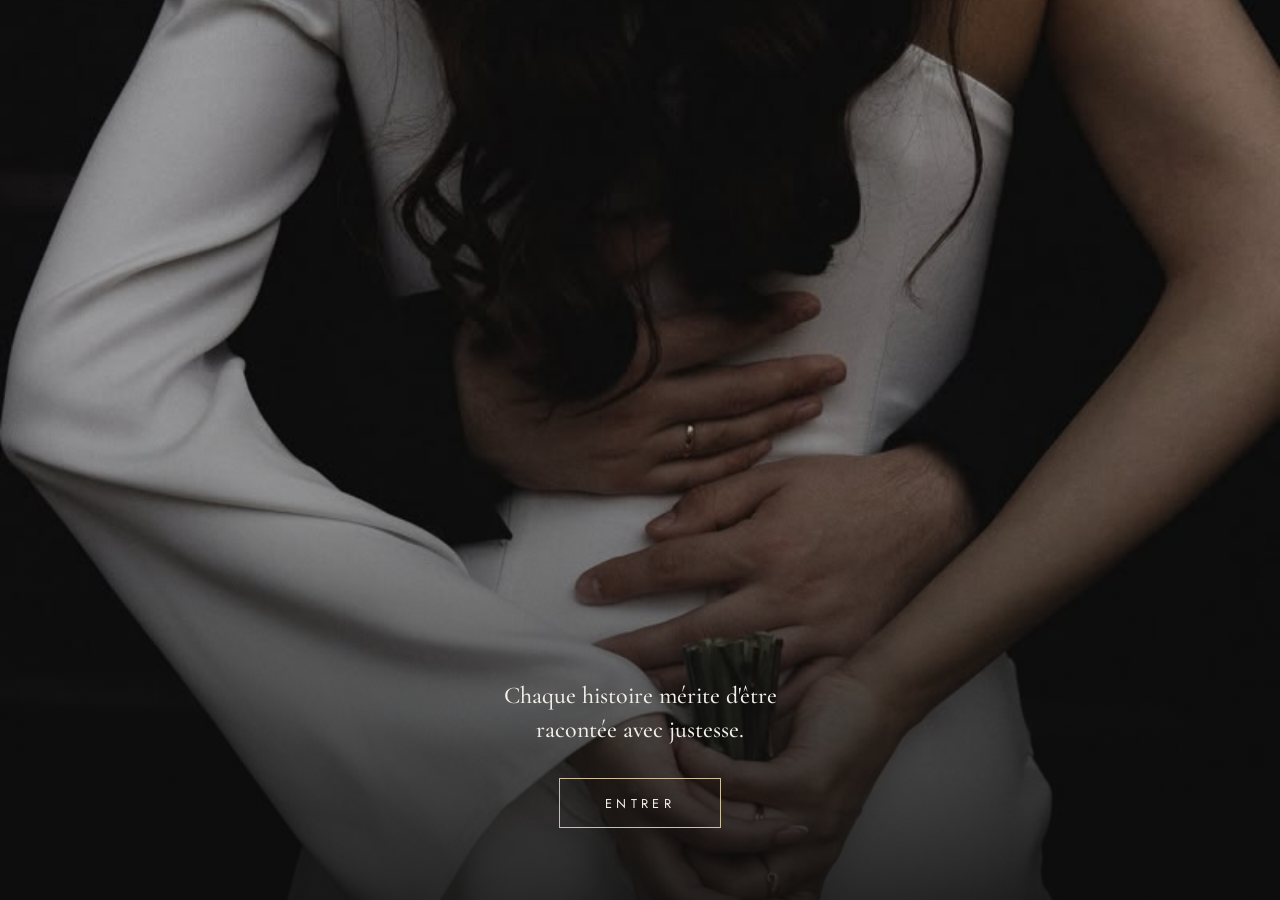
<file: index.html>
<!DOCTYPE html>
<html lang="fr">
<head>
<meta charset="UTF-8">
<meta name="viewport" content="width=device-width, initial-scale=1.0">
<title>GENTFILM</title>
<link rel="preconnect" href="https://fonts.googleapis.com">
<link href="https://fonts.googleapis.com/css2?family=Cormorant+Garamond:wght@400;500;600&family=Jost:wght@300;400;500&display=swap" rel="stylesheet">
<link rel="stylesheet" href="style.css">
</head>
<body class="entry-body">

<section class="entry-hero">
  <img src="images/enter.jpg" alt="GENTFILM" class="entry-img">
  <div class="entry-overlay"></div>

  <div class="entry-content">
    <p class="entry-tagline">Chaque histoire mérite d'être racontée avec justesse.</p>
    <a href="redirection.html" class="entry-btn">Entrer</a>
  </div>
</section>

</body>
</html>
</file>
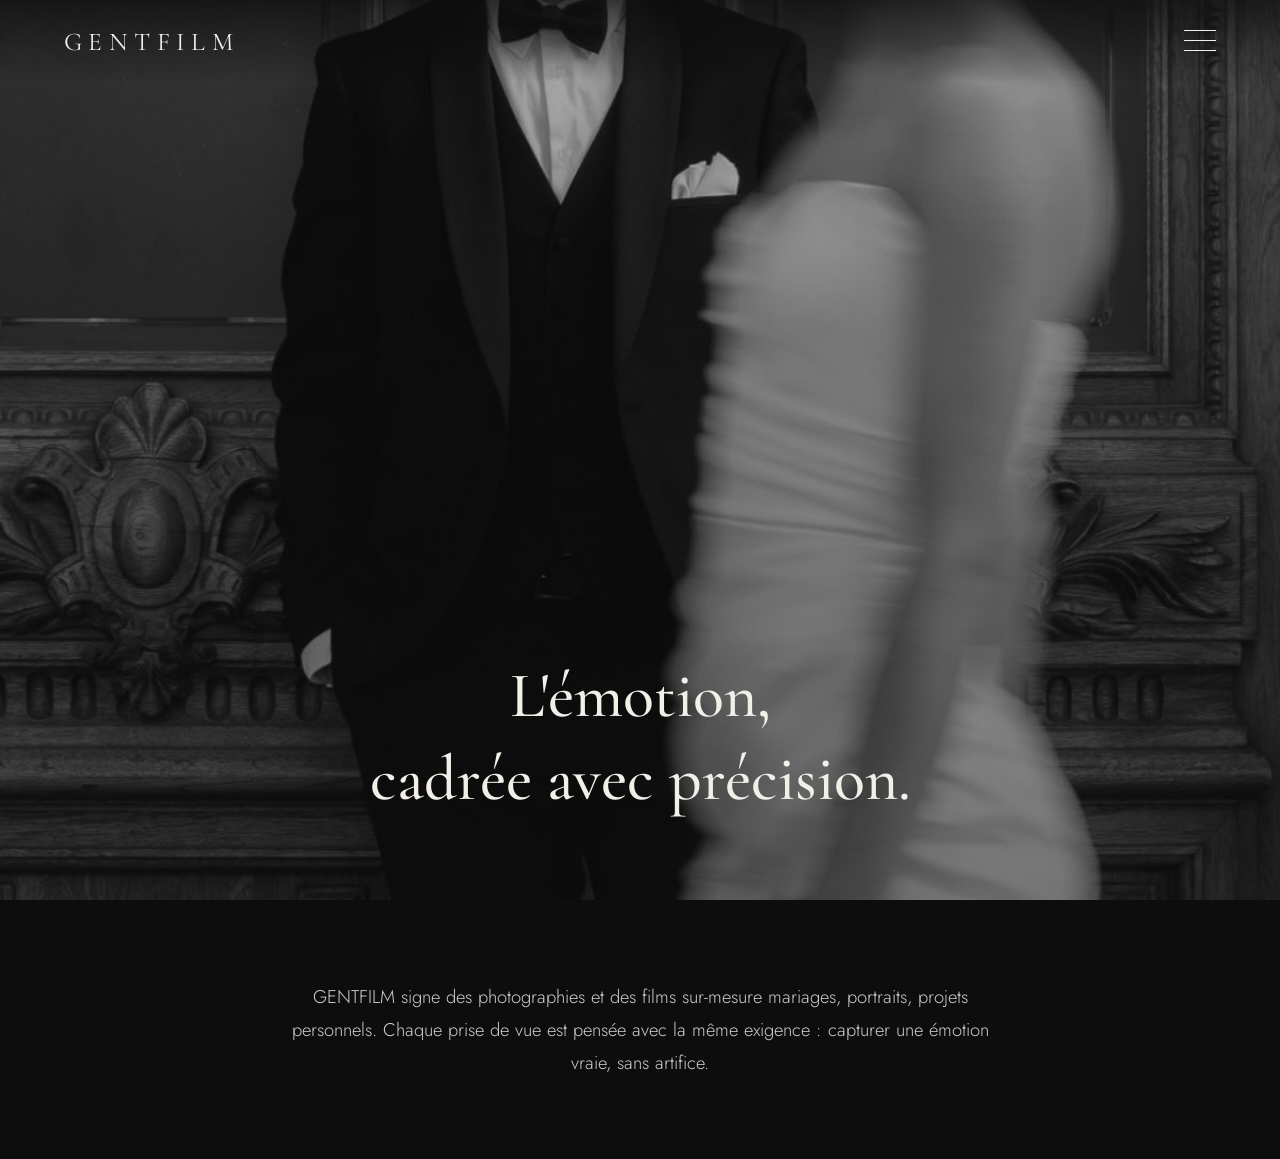
<file: accueil.html>
<!DOCTYPE html>
<html lang="fr">
<head>
<meta charset="UTF-8">
<meta name="viewport" content="width=device-width, initial-scale=1.0">
<title>GENTFILM — Accueil</title>
<link rel="preconnect" href="https://fonts.googleapis.com">
<link href="https://fonts.googleapis.com/css2?family=Cormorant+Garamond:wght@400;500;600&family=Jost:wght@300;400;500&display=swap" rel="stylesheet">
<link rel="stylesheet" href="style.css">
</head>
<body>

<header class="site-header">
  <a href="accueil.html" class="site-logo">GENTFILM</a>
  <button class="burger" id="burgerBtn" aria-label="Ouvrir le menu">
    <span></span><span></span><span></span>
  </button>
</header>

<nav class="fullscreen-nav" id="fullscreenNav">
  <a href="accueil.html" class="nav-link">Accueil</a>
  <a href="photo.html" class="nav-link">Photo</a>
  <a href="video.html" class="nav-link">Vidéo</a>
  <a href="contact.html" class="nav-link">Contact</a>
</nav>

<section class="hero">
  <img src="images/mariage_pose1.jpeg" alt="Photo de mariage GENTFILM" class="hero-img">
  <div class="hero-overlay"></div>
  <div class="hero-text">
    <h1>L'émotion,<br>cadrée avec précision.</h1>
  </div>
</section>

<section class="intro">
  <p>GENTFILM signe des photographies et des films sur-mesure mariages, portraits, projets personnels. Chaque prise de vue est pensée avec la même exigence : capturer une émotion vraie, sans artifice.</p>
</section>

<script src="script.js"></script>
</body>
</html>
</file>
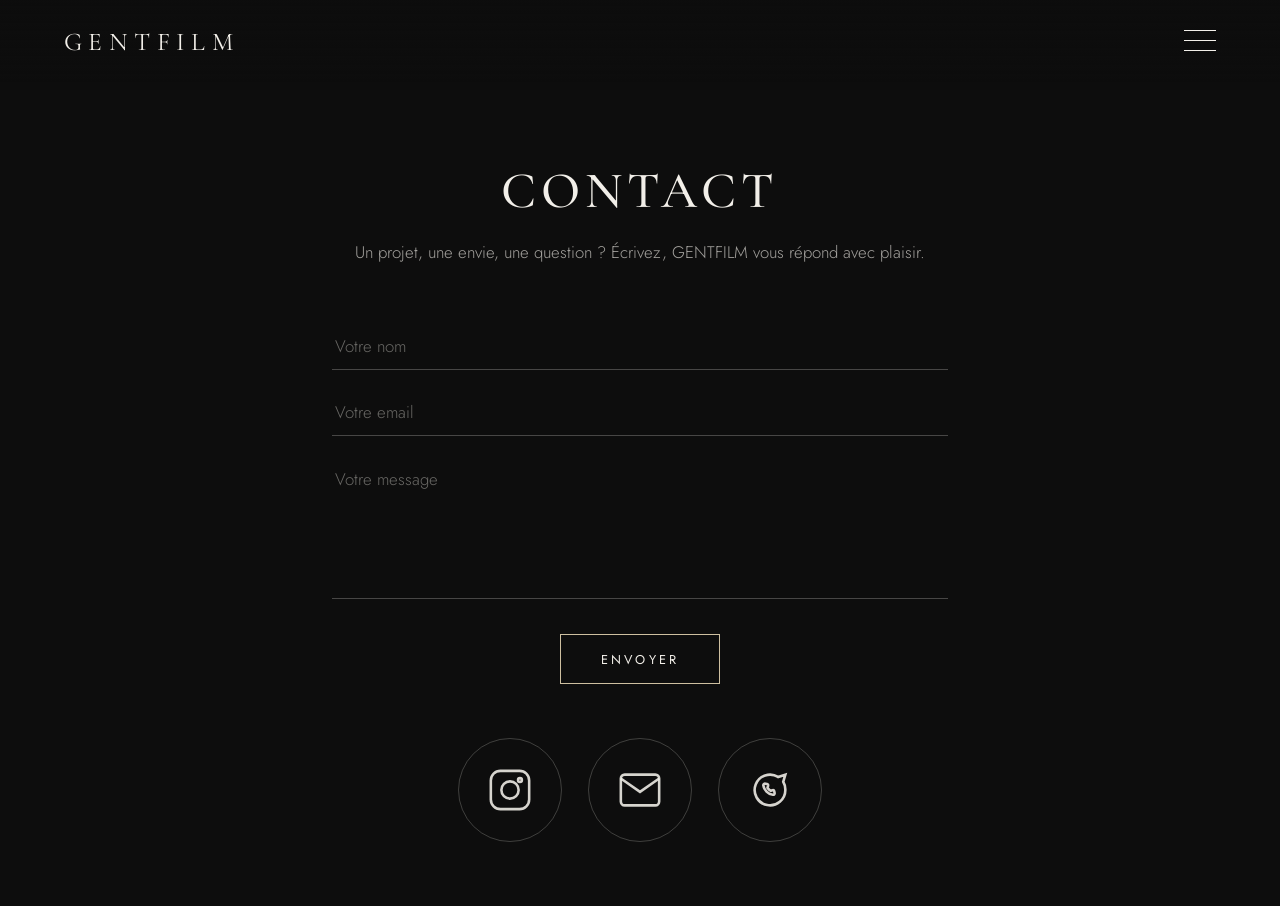
<file: contact.html>
<!DOCTYPE html>
<html lang="fr">
<head>
<meta charset="UTF-8">
<meta name="viewport" content="width=device-width, initial-scale=1.0">
<title>GENTFILM — Contact</title>
<link rel="preconnect" href="https://fonts.googleapis.com">
<link href="https://fonts.googleapis.com/css2?family=Cormorant+Garamond:wght@400;500;600&family=Jost:wght@300;400;500&display=swap" rel="stylesheet">
<link rel="stylesheet" href="style.css">
</head>
<body>

<header class="site-header">
  <a href="accueil.html" class="site-logo">GENTFILM</a>
  <button class="burger" id="burgerBtn" aria-label="Ouvrir le menu">
    <span></span><span></span><span></span>
  </button>
</header>

<nav class="fullscreen-nav" id="fullscreenNav">
  <a href="accueil.html" class="nav-link">Accueil</a>
  <a href="photo.html" class="nav-link">Photo</a>
  <a href="video.html" class="nav-link">Vidéo</a>
  <a href="contact.html" class="nav-link">Contact</a>
</nav>

<section class="page-title">
  <h1>Contact</h1>
  <p class="page-subtitle">Un projet, une envie, une question&nbsp;? Écrivez, GENTFILM vous répond avec plaisir.</p>
</section>

<section class="contact-section">

  <form class="contact-form" id="contactForm">
    <input type="text" name="nom" placeholder="Votre nom" required>
    <input type="email" name="email" placeholder="Votre email" required>
    <textarea name="message" placeholder="Votre message" rows="5" required></textarea>
    <button type="submit" class="contact-submit">Envoyer</button>
  </form>

  <div class="contact-direct" aria-label="Moyens de contacter GENTFILM">

    <a
      href="https://www.instagram.com/gentfilm_/"
      target="_blank"
      rel="noopener noreferrer"
      class="contact-row"
      aria-label="Ouvrir le profil Instagram de GENTFILM"
      title="Instagram"
    >
      <span class="contact-icon">
        <svg viewBox="0 0 24 24" fill="none" stroke="currentColor" stroke-width="1.35" aria-hidden="true">
          <rect x="2" y="2" width="20" height="20" rx="5"></rect>
          <circle cx="12" cy="12" r="4.5"></circle>
          <circle cx="17.2" cy="6.8" r="1"></circle>
        </svg>
      </span>
      <span class="sr-only">Instagram</span>
    </a>

    <a
      href="mailto:gentfilm.visual@gmail.com?subject=Projet%20GENTFILM"
      class="contact-row"
      aria-label="Envoyer un e-mail à GENTFILM"
      title="Envoyer un e-mail"
    >
      <span class="contact-icon">
        <svg viewBox="0 0 24 24" fill="none" stroke="currentColor" stroke-width="1.35" aria-hidden="true">
          <rect x="2" y="4" width="20" height="16" rx="2"></rect>
          <path d="M2 6l10 7 10-7"></path>
        </svg>
      </span>
      <span class="sr-only">E-mail</span>
    </a>

    <a
      href="https://wa.me/41792021617?text=Bonjour%20GENTFILM%2C%20j%27aimerais%20vous%20parler%20d%27un%20projet."
      target="_blank"
      rel="noopener noreferrer"
      class="contact-row"
      aria-label="Ouvrir une discussion WhatsApp avec GENTFILM"
      title="WhatsApp"
    >
      <span class="contact-icon">
        <svg viewBox="0 0 24 24" fill="none" stroke="currentColor" stroke-width="1.35" aria-hidden="true">
          <path d="M20 12a8 8 0 1 1-3.8-6.8L20 4l-1.1 3.7A7.9 7.9 0 0 1 20 12Z"></path>
          <path d="M8.5 9.5c.3 2.5 2.5 4.7 5 5 .6.1 1-.4.9-1l-.2-.9c-.1-.4-.5-.6-.9-.5l-1 .3c-.6-.4-1.2-1-1.6-1.6l.3-1c.1-.4-.1-.8-.5-.9l-.9-.2c-.6-.1-1.1.3-1.1.8Z"></path>
        </svg>
      </span>
      <span class="sr-only">WhatsApp</span>
    </a>

  </div>
</section>

<script src="script.js"></script>
</body>
</html>
</file>
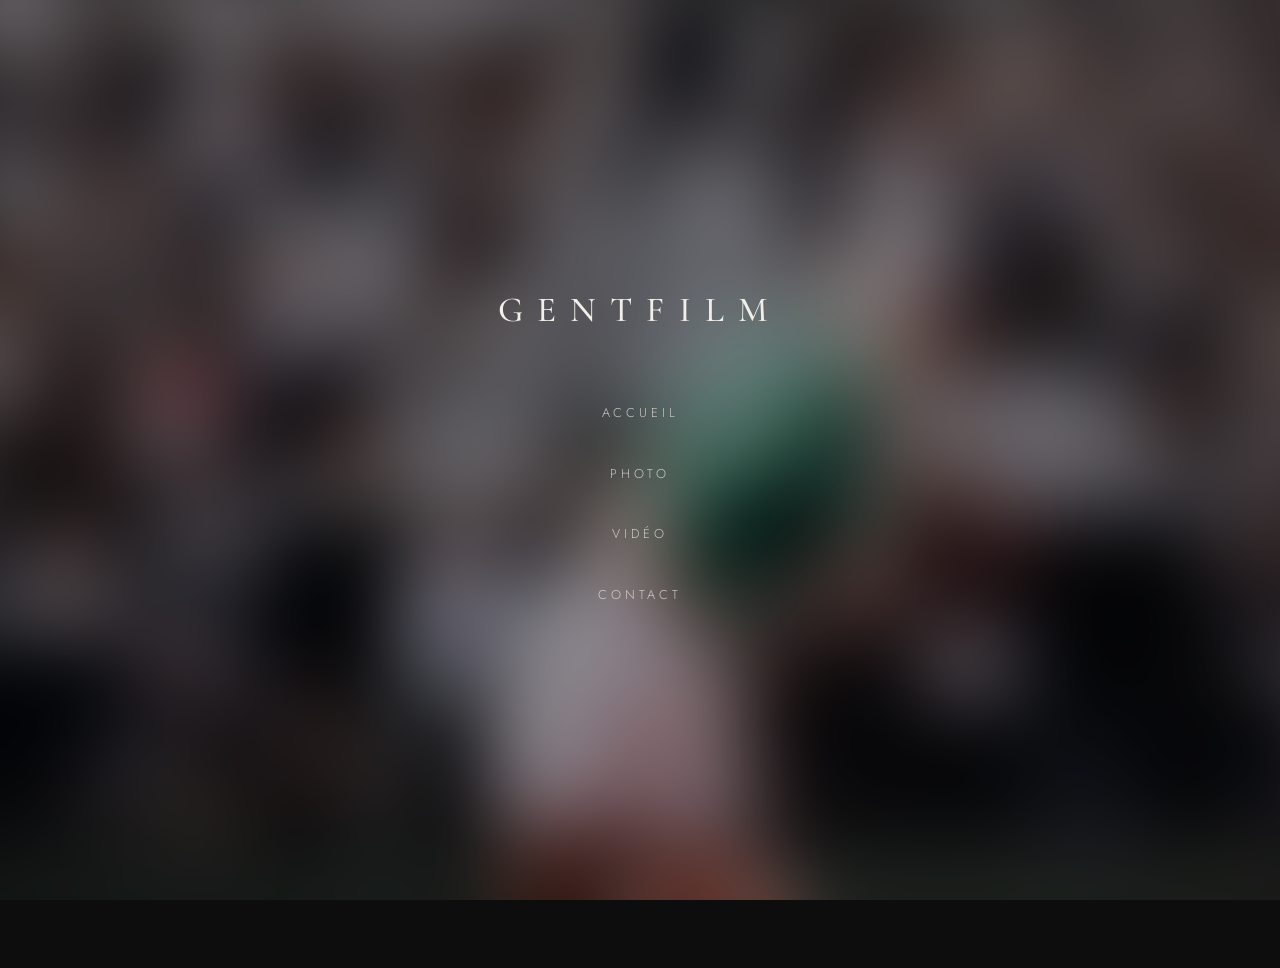
<file: redirection.html>
<!DOCTYPE html>
<html lang="fr">
<head>
<meta charset="UTF-8">
<meta name="viewport" content="width=device-width, initial-scale=1.0">
<title>GENTFILM</title>
<link rel="preconnect" href="https://fonts.googleapis.com">
<link href="https://fonts.googleapis.com/css2?family=Cormorant+Garamond:wght@400;500;600&family=Jost:wght@300;400;500&display=swap" rel="stylesheet">
<link rel="stylesheet" href="style.css">
</head>
<body class="landing-body">

<img src="images/tennis_tir.jpeg" alt="" class="landing-bg-img">
<div class="landing-overlay"></div>

<main class="landing-content">
  <h1 class="landing-logo">GENTFILM</h1>

  <nav class="landing-menu">
    <a href="accueil.html" class="landing-link">Accueil</a>
    <a href="photo.html" class="landing-link">Photo</a>
    <a href="video.html" class="landing-link">Vidéo</a>
    <a href="contact.html" class="landing-link">Contact</a>
  </nav>
</main>

</body>
</html>
</file>
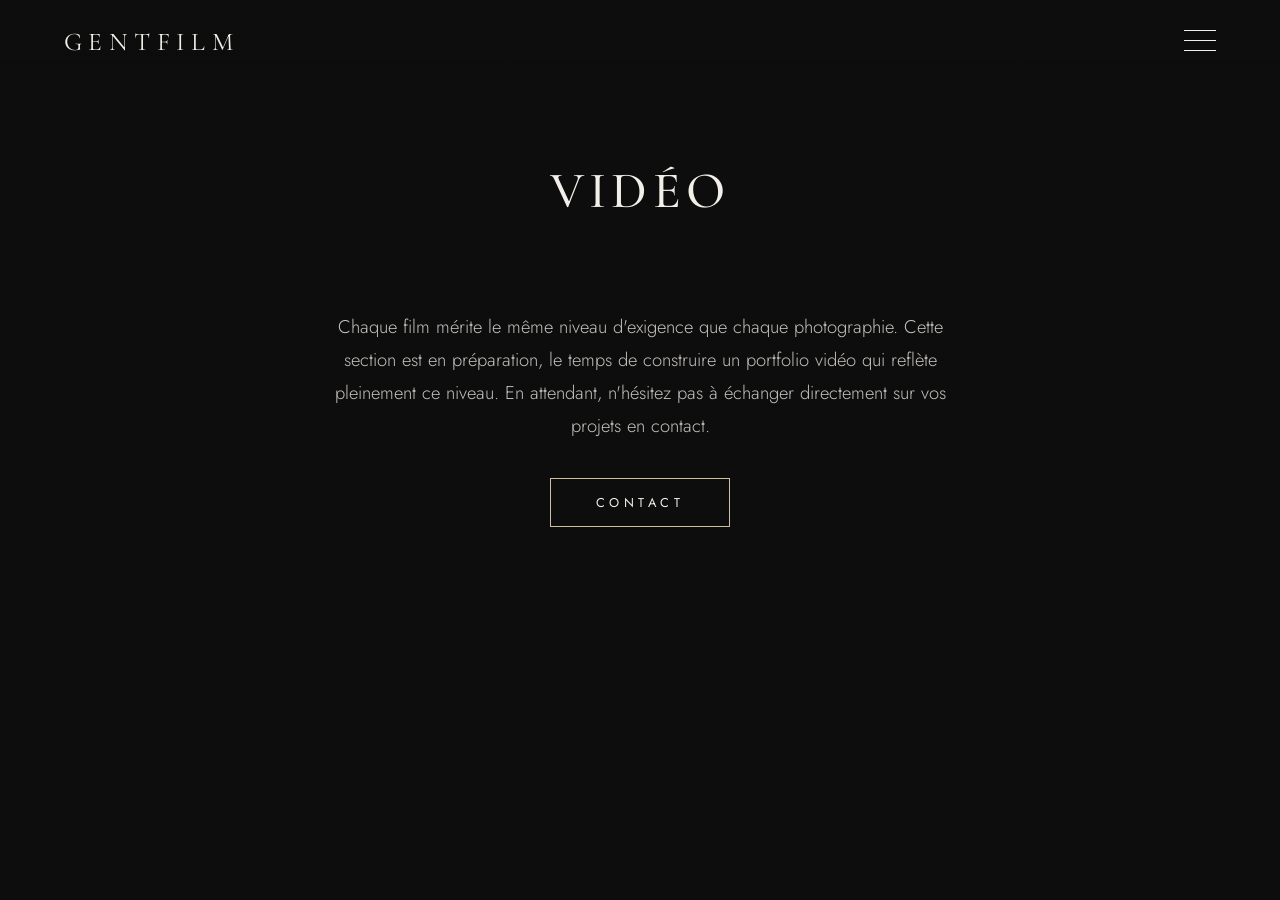
<file: video.html>
<!DOCTYPE html>
<html lang="fr">
<head>
<meta charset="UTF-8">
<meta name="viewport" content="width=device-width, initial-scale=1.0">
<title>GENTFILM — Vidéo</title>
<link rel="preconnect" href="https://fonts.googleapis.com">
<link href="https://fonts.googleapis.com/css2?family=Cormorant+Garamond:wght@400;500;600&family=Jost:wght@300;400;500&display=swap" rel="stylesheet">
<link rel="stylesheet" href="style.css">
</head>
<body>

<header class="site-header">
  <a href="accueil.html" class="site-logo">GENTFILM</a>
  <button class="burger" id="burgerBtn" aria-label="Ouvrir le menu">
    <span></span><span></span><span></span>
  </button>
</header>

<nav class="fullscreen-nav" id="fullscreenNav">
  <a href="accueil.html" class="nav-link">Accueil</a>
  <a href="photo.html" class="nav-link">Photo</a>
  <a href="video.html" class="nav-link">Vidéo</a>
  <a href="contact.html" class="nav-link">Contact</a>
</nav>

<section class="page-title">
  <h1>Vidéo</h1>
</section>

<section class="video-soon">
  <p class="video-soon-text">Chaque film mérite le même niveau d'exigence que chaque photographie. Cette section est en préparation, le temps de construire un portfolio vidéo qui reflète pleinement ce niveau. En attendant, n'hésitez pas à échanger directement sur vos projets en contact.</p>
  <a href="contact.html" class="entry-btn">Contact</a>
</section>

<script src="script.js"></script>
</body>
</html>
</file>
<file: style.css>
/* ===== Variables ===== */
:root {
  --noir: #0d0d0d;
  --blanc-casse: #f2efe9;
  --anthracite: #242322;
  --accent: #cdbfa0;
  --font-titre: 'Cormorant Garamond', serif;
  --font-texte: 'Jost', sans-serif;
}

* {
  margin: 0;
  padding: 0;
  box-sizing: border-box;
}

html,
body {
  width: 100%;
  overflow-x: hidden;
}

body {
  background: var(--noir);
  color: var(--blanc-casse);
  font-family: var(--font-texte);
}

body.nav-open {
  overflow: hidden;
  height: 100vh;
}

/* ===== Page d'entrée ===== */
.entry-body {
  height: 100dvh;
  overflow: hidden;
  position: fixed;
  inset: 0;
}

.entry-hero {
  position: relative;
  width: 100%;
  height: 100%;
}

.entry-img {
  width: 100%;
  height: 100%;
  object-fit: cover;
  object-position: center 30%;
  display: block;
  filter: grayscale(20%);
}

.entry-overlay {
  position: absolute;
  inset: 0;
  background: linear-gradient(to bottom, rgba(13,13,13,0.15) 0%, rgba(13,13,13,0.35) 55%, rgba(13,13,13,0.85) 100%);
}

.entry-content {
  position: absolute;
  bottom: 8%;
  left: 0;
  width: 100%;
  display: flex;
  flex-direction: column;
  align-items: center;
  gap: 2rem;
  padding: 0 1.5rem;
  text-align: center;
}

.entry-tagline {
  font-family: var(--font-titre);
  font-weight: 500;
  font-size: 1.5rem;
  line-height: 1.4;
  color: var(--blanc-casse);
  max-width: 320px;
}

.entry-btn {
  text-decoration: none;
  color: var(--blanc-casse);
  font-family: var(--font-texte);
  font-weight: 400;
  letter-spacing: 0.35em;
  text-transform: uppercase;
  font-size: 0.8rem;
  padding: 0.9rem 2.8rem;
  border: 1px solid var(--accent);
  transition: background 0.4s ease, color 0.4s ease;
}

.entry-btn:hover,
.entry-btn:active {
  background: var(--accent);
  color: var(--noir);
}

/* ===== Redirection ===== */
.landing-body {
  height: 100dvh;
  max-height: 100dvh;
  overflow: hidden;
  position: fixed;
  inset: 0;
}

.landing-bg-img {
  position: absolute;
  inset: 0;
  width: 100%;
  height: 100%;
  object-fit: cover;
  filter: blur(35px);
  transform: scale(1.15);
}

.landing-overlay {
  position: absolute;
  inset: 0;
  background: rgba(0, 0, 0, 0.4);
}

.landing-content {
  position: relative;
  height: 100%;
  display: flex;
  flex-direction: column;
  align-items: center;
  justify-content: center;
  padding: 1.5rem;
  gap: 4rem;
}

.landing-logo {
  font-family: var(--font-titre);
  font-weight: 500;
  font-size: 2.2rem;
  letter-spacing: 0.4em;
  color: var(--blanc-casse);
  text-align: center;
  text-transform: uppercase;
}

.landing-menu {
  display: flex;
  flex-direction: column;
  align-items: center;
  gap: 1.6rem;
  width: 100%;
}

.landing-link {
  position: relative;
  text-decoration: none;
  color: rgba(242, 239, 233, 0.75);
  font-family: var(--font-texte);
  font-weight: 300;
  letter-spacing: 0.3em;
  text-transform: uppercase;
  font-size: 0.8rem;
  padding: 0.5rem 0;
  transition: color 0.4s ease, letter-spacing 0.4s ease;
}

.landing-link::after {
  content: '';
  position: absolute;
  bottom: 0;
  left: 50%;
  width: 0;
  height: 1px;
  background: var(--accent);
  transition: width 0.4s ease, left 0.4s ease;
}

.landing-link:active,
.landing-link:hover {
  color: var(--blanc-casse);
  letter-spacing: 0.4em;
}

.landing-link:active::after,
.landing-link:hover::after {
  width: 100%;
  left: 0;
}

/* ===== Header ===== */
.site-header {
  position: fixed;
  top: 0;
  left: 0;
  width: 100%;
  display: flex;
  align-items: center;
  justify-content: space-between;
  padding: 1.2rem 1.5rem;
  z-index: 200;
  background: linear-gradient(to bottom, rgba(13,13,13,0.75), transparent);
}

.site-logo {
  font-family: var(--font-titre);
  font-size: 1.3rem;
  letter-spacing: 0.25em;
  color: var(--blanc-casse);
  text-decoration: none;
  text-transform: uppercase;
}

/* ===== Burger ===== */
.burger {
  width: 28px;
  height: 20px;
  position: relative;
  background: none;
  border: none;
  cursor: pointer;
  padding: 0;
  z-index: 210;
}

.burger span {
  position: absolute;
  left: 0;
  width: 100%;
  height: 1px;
  background: var(--blanc-casse);
  transition: transform 0.35s ease, opacity 0.35s ease, top 0.35s ease;
}

.burger span:nth-child(1) { top: 0; }
.burger span:nth-child(2) { top: 9px; }
.burger span:nth-child(3) { top: 18px; }

.burger.active span:nth-child(1) {
  top: 9px;
  transform: rotate(45deg);
}

.burger.active span:nth-child(2) {
  opacity: 0;
}

.burger.active span:nth-child(3) {
  top: 9px;
  transform: rotate(-45deg);
}

/* ===== Menu plein écran ===== */
.fullscreen-nav {
  position: fixed;
  inset: 0;
  background: rgba(13, 13, 13, 0.85);
  backdrop-filter: blur(20px);
  -webkit-backdrop-filter: blur(20px);
  display: flex;
  flex-direction: column;
  align-items: center;
  justify-content: center;
  gap: 2rem;
  z-index: 150;
  opacity: 0;
  visibility: hidden;
  transform: translateY(-10px);
  transition: opacity 0.4s ease, visibility 0.4s ease, transform 0.4s ease;
}

.fullscreen-nav.active {
  opacity: 1;
  visibility: visible;
  transform: translateY(0);
}

.nav-link {
  text-decoration: none;
  color: rgba(242, 239, 233, 0.8);
  font-family: var(--font-texte);
  font-weight: 300;
  letter-spacing: 0.3em;
  text-transform: uppercase;
  font-size: 1rem;
  transition: color 0.3s ease, letter-spacing 0.3s ease;
}

.nav-link:hover {
  color: var(--accent);
  letter-spacing: 0.4em;
}

/* ===== Hero ===== */
.hero {
  position: relative;
  width: 100%;
  height: 100dvh;
  overflow: hidden;
}

.hero-img {
  width: 100%;
  height: 100%;
  object-fit: cover;
  display: block;
}

.hero-overlay {
  position: absolute;
  inset: 0;
  background: linear-gradient(to bottom, rgba(13,13,13,0.3) 0%, rgba(13,13,13,0.55) 100%);
}

.hero-text {
  position: absolute;
  bottom: 3rem;
  left: 0;
  width: 100%;
  padding: 0 1.5rem;
  text-align: center;
}

.hero-text h1 {
  font-family: var(--font-titre);
  font-weight: 500;
  font-size: 1.9rem;
  line-height: 1.3;
  color: var(--blanc-casse);
}

/* ===== Intro ===== */
.intro {
  padding: 3.5rem 1.5rem;
  max-width: 640px;
  margin: 0 auto;
  text-align: center;
}

.intro p {
  font-family: var(--font-texte);
  font-weight: 300;
  font-size: 1rem;
  line-height: 1.8;
  color: rgba(242, 239, 233, 0.85);
}

/* ===== Titres ===== */
.page-title {
  padding: 7rem 1.5rem 2rem;
  text-align: center;
}

.page-title h1 {
  font-family: var(--font-titre);
  font-weight: 500;
  font-size: 2rem;
  letter-spacing: 0.1em;
  text-transform: uppercase;
  color: var(--blanc-casse);
}

.page-subtitle {
  font-family: var(--font-texte);
  font-weight: 300;
  font-size: 0.9rem;
  line-height: 1.7;
  color: rgba(242, 239, 233, 0.65);
  max-width: 480px;
  margin: 1rem auto 0;
}

/* ===== Galerie ===== */
.gallery {
  display: grid;
  grid-template-columns: 1fr;
  gap: 0.5rem;
  padding: 0 0.5rem 3rem;
}

.gallery-item {
  width: 100%;
  height: auto;
  display: block;
  object-fit: cover;
  cursor: pointer;
  filter: grayscale(15%);
  transition: transform 0.4s ease, filter 0.4s ease;
}

.gallery-item:hover {
  transform: scale(1.02);
  filter: grayscale(0%);
}

/* ===== Lightbox ===== */
.lightbox {
  position: fixed;
  inset: 0;
  background: rgba(13, 13, 13, 0.95);
  display: flex;
  align-items: center;
  justify-content: center;
  z-index: 300;
  opacity: 0;
  visibility: hidden;
  transition: opacity 0.3s ease, visibility 0.3s ease;
  padding: 1.5rem;
}

.lightbox.active {
  opacity: 1;
  visibility: visible;
}

.lightbox img {
  max-width: 100%;
  max-height: 90vh;
  object-fit: contain;
}

.lightbox-close {
  position: absolute;
  top: 1.5rem;
  right: 1.5rem;
  font-size: 2rem;
  color: var(--blanc-casse);
  cursor: pointer;
  line-height: 1;
  z-index: 310;
}

/* ===== Vidéo ===== */
.video-soon {
  max-width: 480px;
  margin: 0 auto;
  padding: 1rem 1.5rem 5rem;
  text-align: center;
  display: flex;
  flex-direction: column;
  align-items: center;
  gap: 2.2rem;
}

.video-soon-text {
  font-family: var(--font-texte);
  font-weight: 300;
  font-size: 1rem;
  line-height: 1.8;
  color: rgba(242, 239, 233, 0.8);
}

/* ===== Contact ===== */
.contact-section {
  max-width: 480px;
  margin: 0 auto;
  padding: 0 1.5rem 4rem;
}

.contact-form {
  display: flex;
  flex-direction: column;
  gap: 1.2rem;
  text-align: left;
}

.contact-form input,
.contact-form textarea {
  background: transparent;
  border: none;
  border-bottom: 1px solid rgba(242, 239, 233, 0.25);
  color: var(--blanc-casse);
  font-family: var(--font-texte);
  font-weight: 300;
  font-size: 0.95rem;
  padding: 0.7rem 0.2rem;
  outline: none;
  transition: border-color 0.3s ease;
  resize: none;
}

.contact-form input::placeholder,
.contact-form textarea::placeholder {
  color: rgba(242, 239, 233, 0.4);
}

.contact-form input:focus,
.contact-form textarea:focus {
  border-color: var(--accent);
}

.contact-submit {
  margin-top: 1rem;
  align-self: center;
  background: transparent;
  border: 1px solid var(--accent);
  color: var(--blanc-casse);
  font-family: var(--font-texte);
  font-weight: 400;
  letter-spacing: 0.25em;
  text-transform: uppercase;
  font-size: 0.8rem;
  padding: 0.9rem 2.5rem;
  cursor: pointer;
  transition: background 0.3s ease, color 0.3s ease;
}

.contact-submit:hover {
  background: var(--accent);
  color: var(--noir);
}

.contact-direct {
  margin-top: 3.4rem;
  display: flex;
  align-items: center;
  justify-content: center;
  gap: 1.15rem;
}

.contact-row {
  width: 92px;
  height: 92px;
  display: flex;
  align-items: center;
  justify-content: center;
  flex: 0 0 auto;
  border: 1px solid rgba(242, 239, 233, 0.22);
  border-radius: 50%;
  color: rgba(242, 239, 233, 0.88);
  text-decoration: none;
  transition: color 0.3s ease, background-color 0.3s ease, border-color 0.3s ease, transform 0.3s ease;
}

.contact-row:hover,
.contact-row:focus-visible {
  background: var(--accent);
  border-color: var(--accent);
  color: var(--noir);
  transform: translateY(-5px);
  outline: none;
}

.contact-icon {
  width: 42px;
  height: 42px;
  display: flex;
  align-items: center;
  justify-content: center;
}

.contact-icon svg {
  width: 100%;
  height: 100%;
}

.sr-only {
  position: absolute;
  width: 1px;
  height: 1px;
  padding: 0;
  margin: -1px;
  overflow: hidden;
  clip: rect(0, 0, 0, 0);
  white-space: nowrap;
  border: 0;
}

/* ===== Tablette ===== */
@media (min-width: 600px) {
  .site-header {
    padding: 1.5rem 3rem;
  }

  .page-title {
    padding-top: 8rem;
  }

  .contact-section,
  .video-soon {
    max-width: 620px;
  }

  .gallery {
    grid-template-columns: repeat(2, minmax(0, 1fr));
    gap: 1rem;
    padding: 0 2.5rem 4rem;
    max-width: 1100px;
    margin: 0 auto;
  }

  .gallery-item {
    width: 100%;
    height: 420px;
    object-fit: cover;
  }

  .intro {
    max-width: 720px;
    padding-left: 2.5rem;
    padding-right: 2.5rem;
  }
}

/* ===== Ordinateur ===== */
@media (min-width: 900px) {
  .site-header {
    padding: 1.6rem 4rem;
  }

  .site-logo {
    font-size: 1.6rem;
  }

  .burger {
    width: 32px;
    height: 22px;
  }

  .burger span:nth-child(2) { top: 10px; }
  .burger span:nth-child(3) { top: 20px; }

  .burger.active span:nth-child(1),
  .burger.active span:nth-child(3) {
    top: 10px;
  }

  .page-title {
    padding-top: 10rem;
    padding-bottom: 3.5rem;
  }

  .page-title h1 {
    font-size: 3.2rem;
  }

  .page-subtitle {
    max-width: 620px;
    font-size: 1.05rem;
  }

  .hero-text {
    bottom: 5rem;
  }

  .hero-text h1 {
    font-size: clamp(2.8rem, 5vw, 5rem);
  }

  .intro {
    max-width: 800px;
    padding-top: 5rem;
    padding-bottom: 5rem;
  }

  .intro p {
    font-size: 1.15rem;
  }

  .gallery {
    grid-template-columns: repeat(3, minmax(0, 1fr));
    gap: 1.2rem;
    padding-left: 4rem;
    padding-right: 4rem;
  }

  .gallery-item {
    height: 460px;
  }

  .contact-section {
    max-width: 680px;
    padding-left: 2rem;
    padding-right: 2rem;
  }

  .contact-form input,
  .contact-form textarea {
    font-size: 1.05rem;
  }

  .contact-direct {
    gap: 1.6rem;
  }

  .contact-row {
    width: 104px;
    height: 104px;
  }

  .contact-icon {
    width: 46px;
    height: 46px;
  }

  .video-soon {
    max-width: 680px;
    padding-top: 2rem;
  }

  .video-soon-text {
    font-size: 1.15rem;
  }
}

/* ===== Très grands écrans ===== */
@media (min-width: 1400px) {
  .gallery {
    max-width: 1500px;
  }

  .gallery-item {
    height: 520px;
  }
}

@media (max-width: 360px) {
  .contact-direct {
    gap: 0.7rem;
  }

  .contact-row {
    width: 78px;
    height: 78px;
  }

  .contact-icon {
    width: 36px;
    height: 36px;
  }
}
</file>
